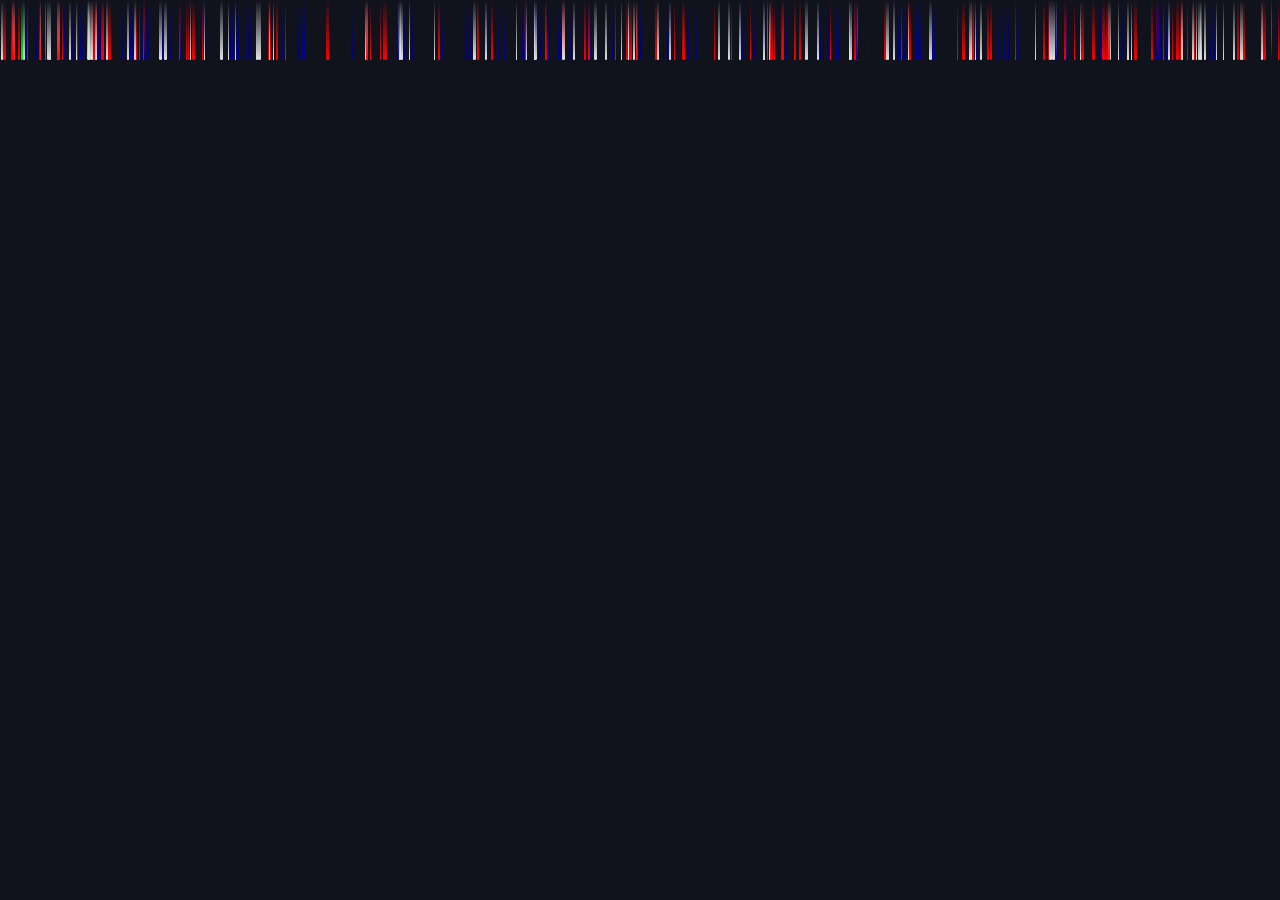
<file: Animation/index.html>
<!DOCTYPE html>
<html lang="en">
<head>
    <meta charset="UTF-8">
    <link rel="stylesheet" href="animation.css">
    <title>Colorful Rain Animation Effect | JavaScript</title>
</head>
<body>

    <script>
        function rain(){
            let amount = 350;
            let body = document.querySelector('body')
            let i = 0;
            while (i < amount){
                let drop = document.createElement('i')

                let size = Math.random() * 3;
                let posX = Math.floor(Math.random() * window.innerWidth)
                let delay = Math.random() * -10;
                let duration = Math.random() * 5;

                drop.style.width = 0.1+size+'px'
                drop.style.left = posX+'px'
                drop.style.animationDelay = delay+'s'
                drop.style.animationDuration = 1+duration+'s'
                body.appendChild(drop)
                i++
            }
        }

        rain()
    </script>
</body>
</html>
</file>
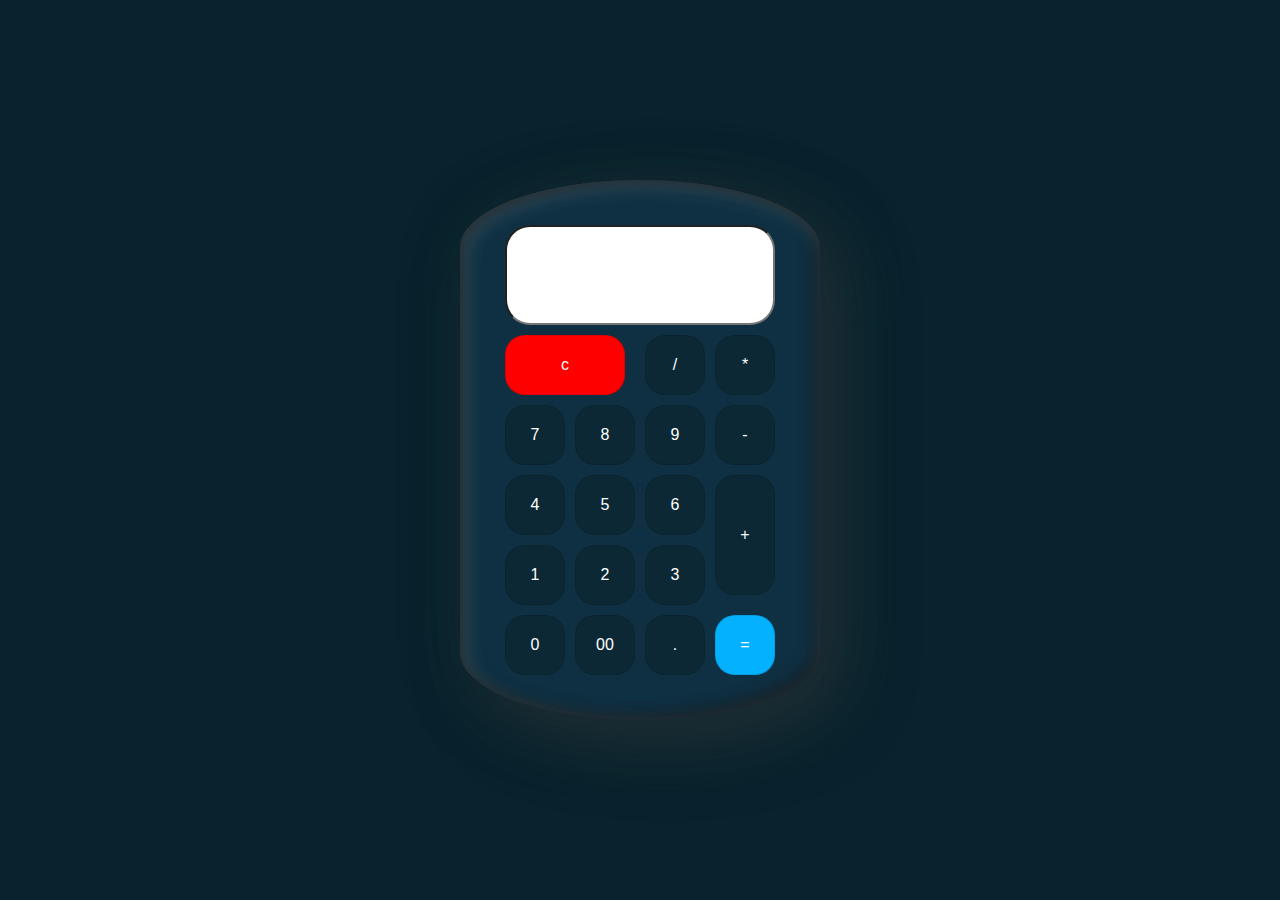
<file: Calculator/Index.html>
<!DOCTYPE html>
<html lang="en">
<head>
    <meta charset="UTF-8">
    <link rel="stylesheet" href="./Calculator_style.css">
    <title>Calculator</title>
</head>
<body>
<form class="Calculator" name="calc">
    <input class="value" type="text" name="txt" readonly="">
    <span class="num clear" onclick="document.calc.txt.value =''">c</span>
    <span class="num" onclick="document.calc.txt.value +='/'">/</span>
    <span class="num" onclick="document.calc.txt.value +='*'">*</span>
    <span class="num" onclick="document.calc.txt.value +='7'">7</span>
    <span class="num" onclick="document.calc.txt.value +='8'">8</span>
    <span class="num" onclick="document.calc.txt.value +='9'">9</span>
    <span class="num" onclick="document.calc.txt.value +='-'">-</span>
    <span class="num" onclick="document.calc.txt.value +='4'">4</span>
    <span class="num" onclick="document.calc.txt.value +='5'">5</span>
    <span class="num" onclick="document.calc.txt.value +='6'">6</span>
    <span class="num plus" onclick="document.calc.txt.value +='+'">+</span>
    <span class="num" onclick="document.calc.txt.value +='1'">1</span>
    <span class="num" onclick="document.calc.txt.value +='2'">2</span>
    <span class="num" onclick="document.calc.txt.value +='3'">3</span>
    <span class="num" onclick="document.calc.txt.value +='0'">0</span>
    <span class="num" onclick="document.calc.txt.value +='00'">00</span>
    <span class="num" onclick="document.calc.txt.value +='.'">.</span>
    <span class="num equal" onclick="document.calc.txt.value = eval(calc.txt.value)">=</span>

</form>

</body>
</html>
</file>
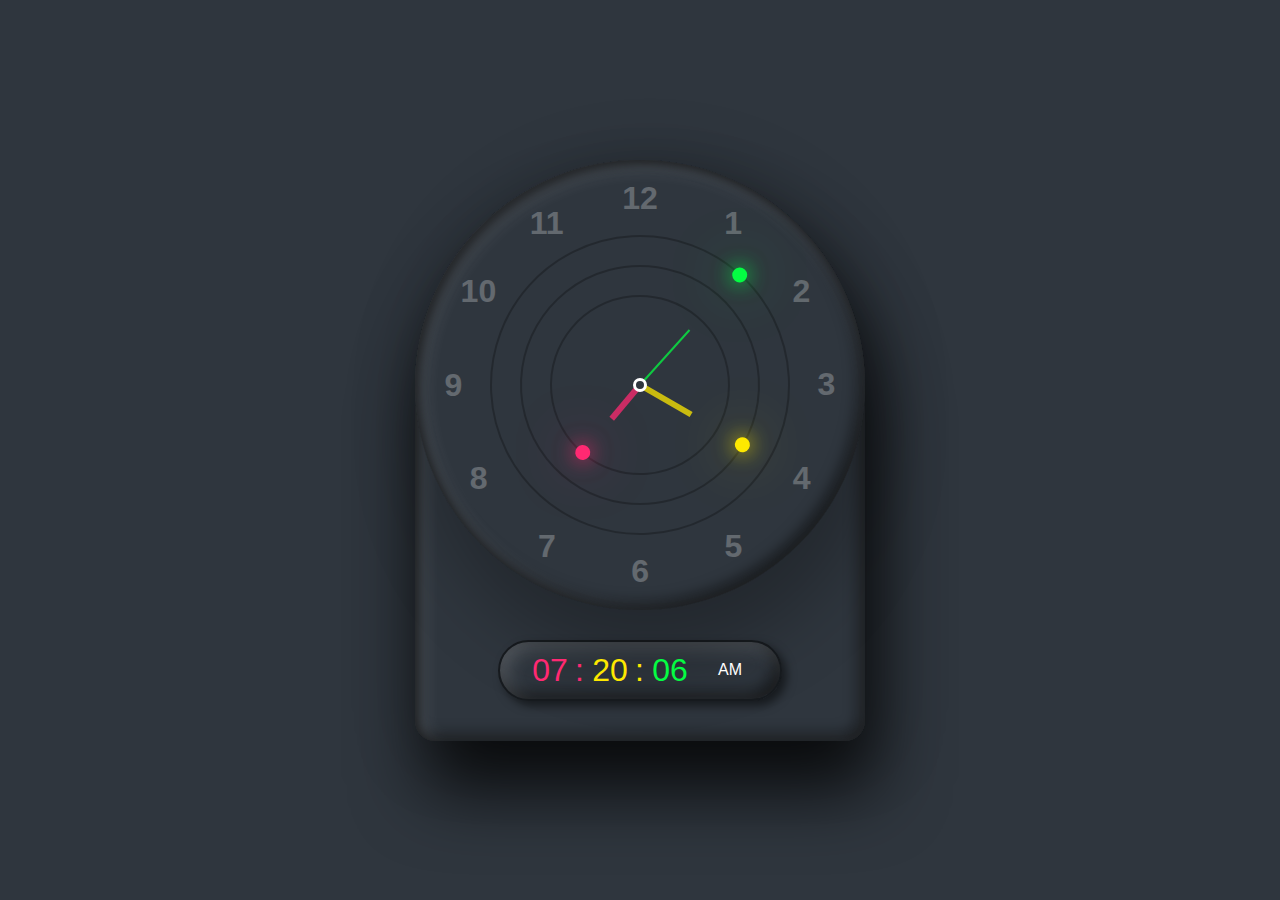
<file: Clock/index.html>
<!DOCTYPE html>
<html lang="en">
<head>
    <meta charset="UTF-8">
    <title>Title</title>
    <link rel="stylesheet" href="styles.css">
</head>
<body>
    <div class="container">
        <div class="clock">

            <div class="circle" id="sc" style="--clr:#04fc43"><i></i></div>
            <div class="circle  circle2" id="mn" style="--clr:#fee800"><i></i></div>
            <div class="circle circle3" id="hr" style="--clr:#ff2972"><i></i></div>


            <span style="--i:1;"><b>1</b></span>
            <span style="--i:2;"><b>2</b></span>
            <span style="--i:3;"><b>3</b></span>
            <span style="--i:4;"><b>4</b></span>
            <span style="--i:5;"><b>5</b></span>
            <span style="--i:6;"><b>6</b></span>
            <span style="--i:7;"><b>7</b></span>
            <span style="--i:8;"><b>8</b></span>
            <span style="--i:9;"><b>9</b></span>
            <span style="--i:10;"><b>10</b></span>
            <span style="--i:11;"><b>11</b></span>
            <span style="--i:12;"><b>12</b></span>
        </div>

        <div id="time">
            <div id="hours" style="--clr:#ff2972">00</div>
            <div id="minutes" style="--clr:#fee800">00</div>
            <div id="seconds" style="--clr:#04fc43">00</div>
            <div id="ampm">AM</div>
        </div>

    </div>

    <script src="clock.js"></script>
</body>
</html>
</file>
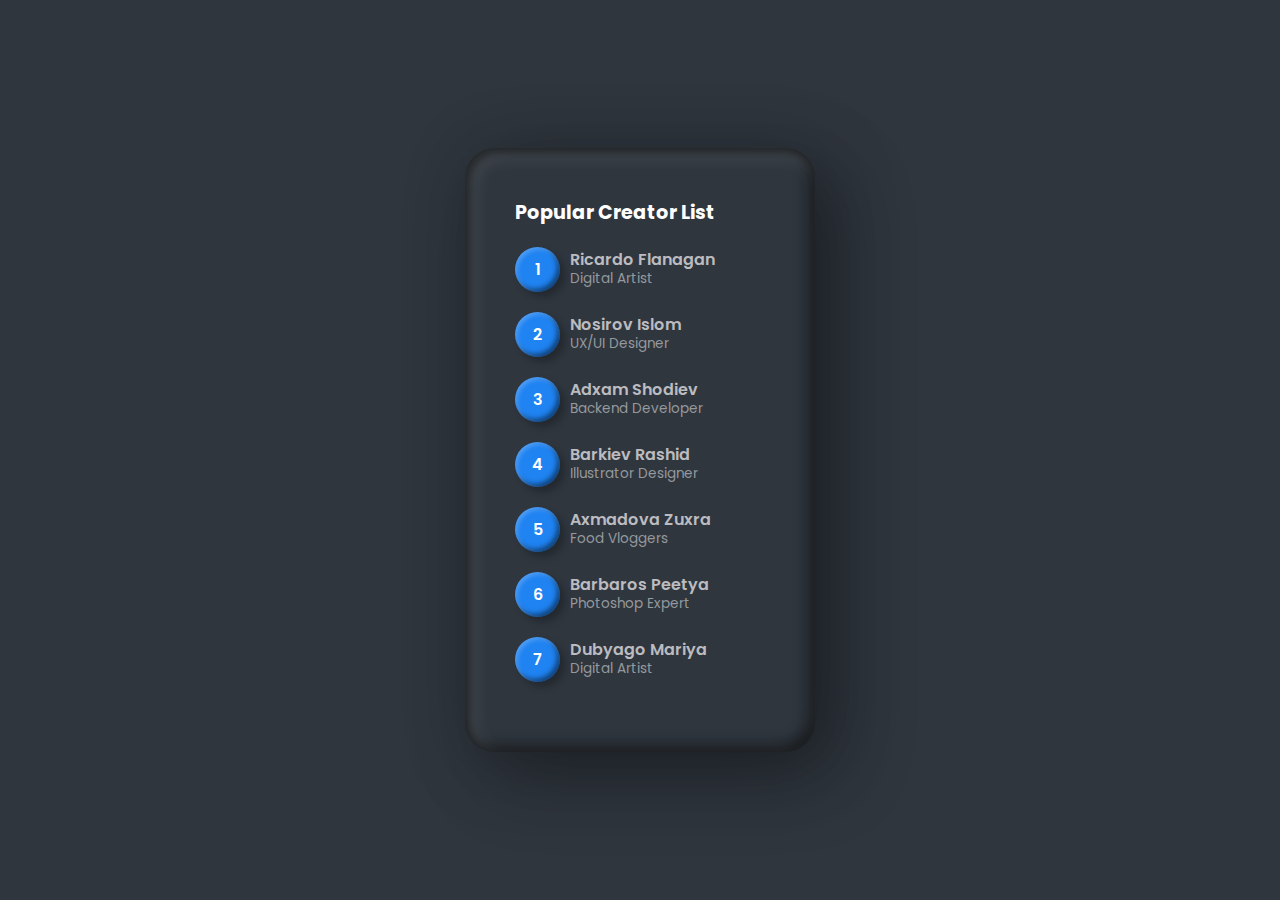
<file: List Hover/index.html>
<!DOCTYPE html>
<html lang="en">
<head>
    <meta charset="UTF-8">
    <link rel="stylesheet" href="list_style.css">
    <title>List Hover Effects</title>
</head>
    <body>

    <div class="container">
        <h3>Popular Creator List</h3>
        <div class="list">
            <div class="rank"><span>1</span></div>
            <div class="creator">
                <h4>Ricardo Flanagan</h4>
                <p>Digital Artist</p>
            </div>
        </div>
        <div class="list">
            <div class="rank"><span>2</span></div>
            <div class="creator">
                <h4>Nosirov Islom</h4>
                <p>UX/UI Designer</p>
            </div>
        </div>
        <div class="list">
            <div class="rank"><span>3</span></div>
            <div class="creator">
                <h4>Adxam Shodiev</h4>
                <p>Backend Developer</p>
            </div>
        </div>
        <div class="list">
            <div class="rank"><span>4</span></div>
            <div class="creator">
                <h4>Barkiev Rashid</h4>
                <p>Illustrator Designer</p>
            </div>
        </div>
        <div class="list">
            <div class="rank"><span>5</span></div>
            <div class="creator">
                <h4>Axmadova Zuxra</h4>
                <p>Food Vloggers</p>
            </div>
        </div>
        <div class="list">
            <div class="rank"><span>6</span></div>
            <div class="creator">
                <h4>Barbaros Peetya</h4>
                <p>Photoshop Expert</p>
            </div>
        </div>
        <div class="list">
            <div class="rank"><span>7</span></div>
            <div class="creator">
                <h4>Dubyago Mariya</h4>
                <p>Digital Artist</p>
            </div>
        </div>
    </div>

    </body>
</html>
</file>
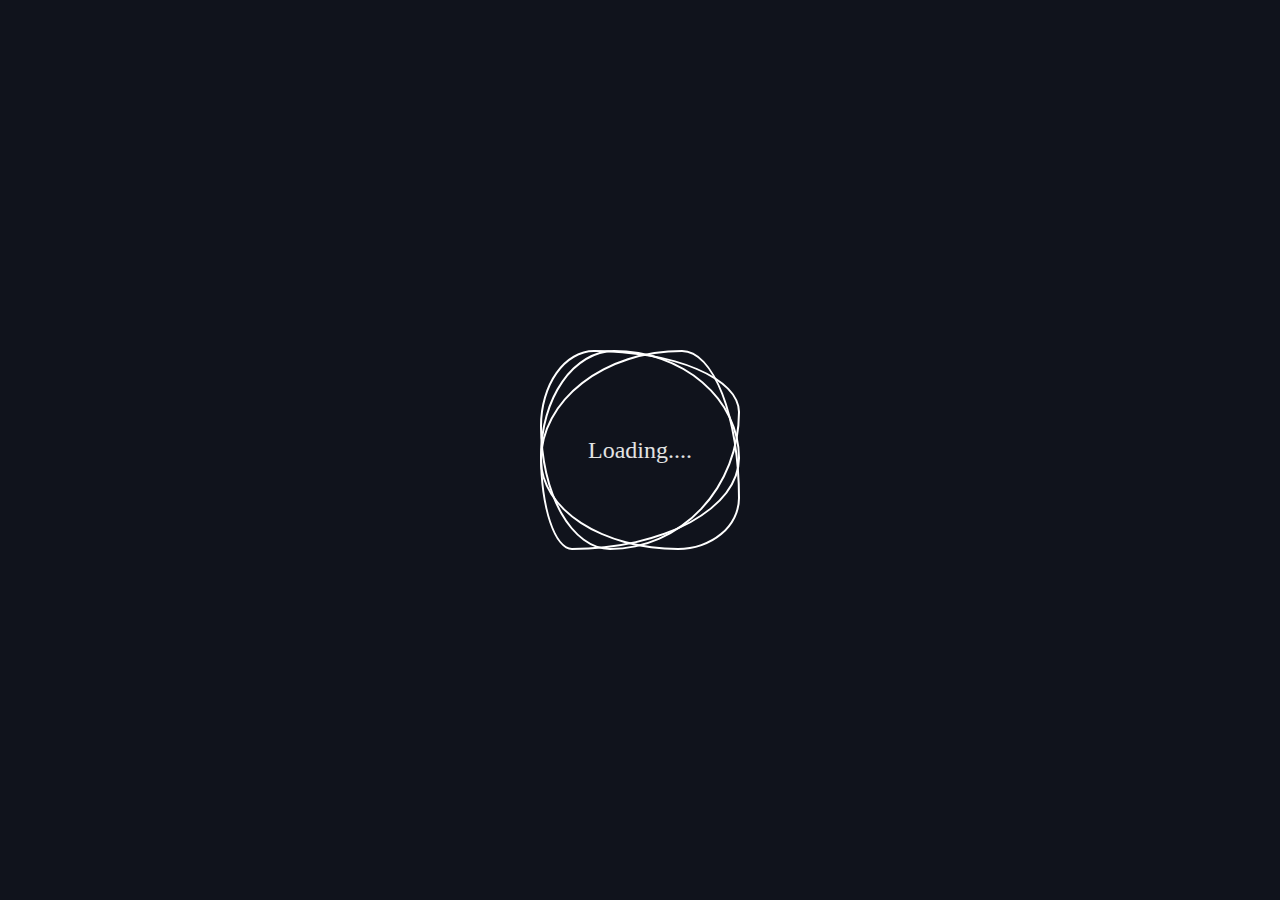
<file: Loading Animation/index.html>
<!DOCTYPE html>
<html lang="en">
<head>
    <meta charset="UTF-8">
    <title>Loading Animation</title>
    <link rel="stylesheet" href="animation_style.css">
</head>
<body>
    <div class="loader">
        <span></span>
        <span></span>
        <span></span>
        <h2>Loading....</h2>
    </div>
</body>
</html>
</file>
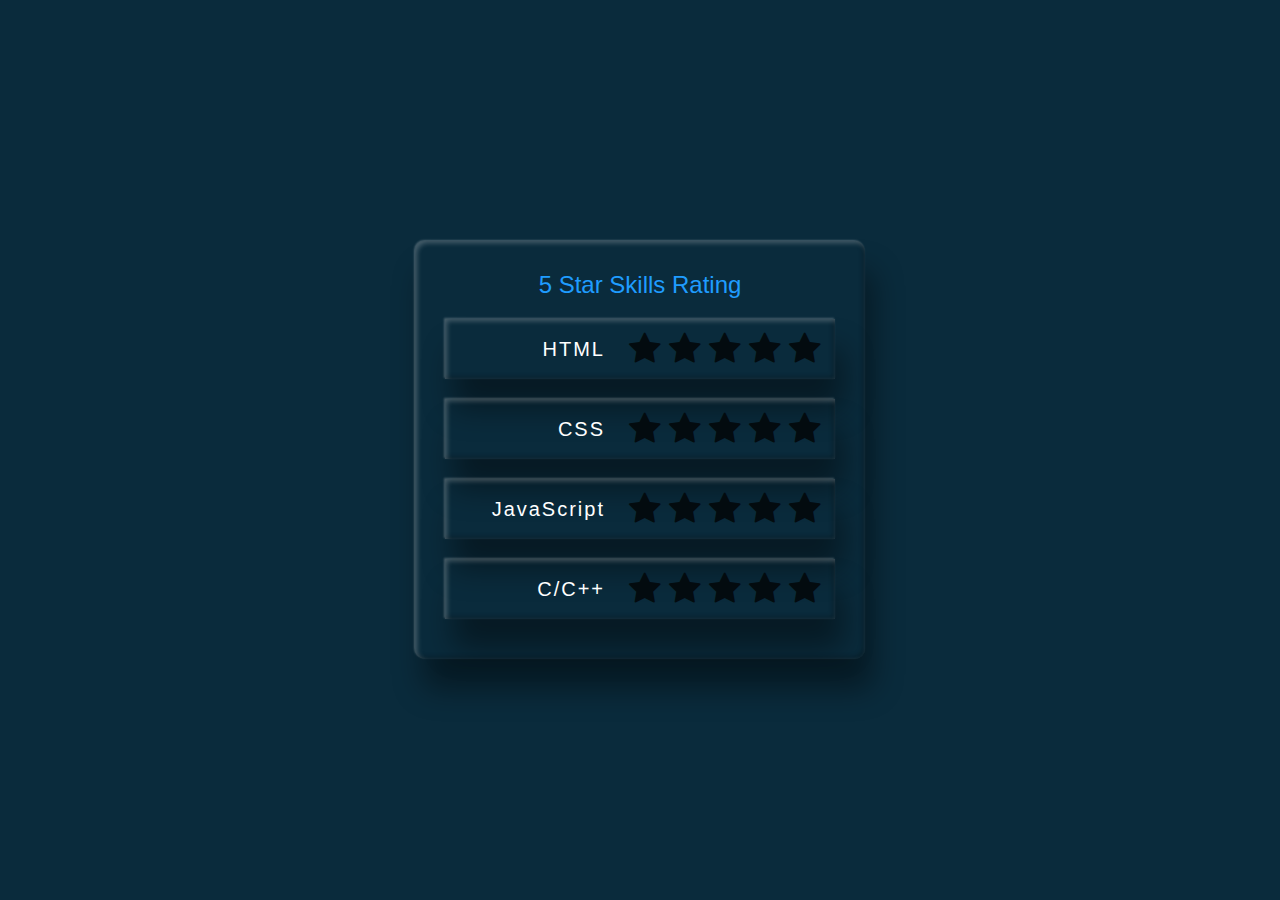
<file: Only 5 Star/index.html>
<!DOCTYPE html>
<html lang="en">
<head>
    <meta charset="UTF-8">
    <title>Only 5 Star Skills Rating Bar UI Design | CSS Neumorphism UI</title>
    <link rel="stylesheet" href="only_style.css">
    <link rel="stylesheet" href="https://cdnjs.cloudflare.com/ajax/libs/font-awesome/4.7.0/css/font-awesome.css" integrity="sha512-5A8nwdMOWrSz20fDsjczgUidUBR8liPYU+WymTZP1lmY9G6Oc7HlZv156XqnsgNUzTyMefFTcsFH/tnJE/+xBg==" crossorigin="anonymous" referrerpolicy="no-referrer" />
</head>
<body>
    <div class="container">
        <h2>5 Star Skills Rating </h2>

        <div class="skills">
            <h3 class="name">HTML</h3>
            <div class="rating">
                <input type="radio" name="html">
                <input type="radio" name="html">
                <input type="radio" name="html">
                <input type="radio" name="html">
                <input type="radio" name="html">
                <input type="radio" name="html">
                <input type="radio" name="html">
                <input type="radio" name="html">
                <input type="radio" name="html">
                <input type="radio" name="html">
            </div>
        </div>

        <div class="skills">
            <h3 class="name">CSS</h3>
            <div class="rating">
                <input type="radio" name="CSS">
                <input type="radio" name="CSS">
                <input type="radio" name="CSS">
                <input type="radio" name="CSS">
                <input type="radio" name="CSS">
                <input type="radio" name="CSS">
                <input type="radio" name="CSS">
                <input type="radio" name="CSS">
                <input type="radio" name="CSS">
                <input type="radio" name="CSS">
            </div>
        </div>

        <div class="skills">
            <h3 class="name">JavaScript</h3>
            <div class="rating">
                <input type="radio" name="js">
                <input type="radio" name="js">
                <input type="radio" name="js">
                <input type="radio" name="js">
                <input type="radio" name="js">
                <input type="radio" name="js">
                <input type="radio" name="js">
                <input type="radio" name="js">
                <input type="radio" name="js">
                <input type="radio" name="js">
            </div>
        </div>

        <div class="skills">
            <h3 class="name">C/C++</h3>
            <div class="rating">
                <input type="radio" name="C/C++">
                <input type="radio" name="C/C++">
                <input type="radio" name="C/C++">
                <input type="radio" name="C/C++">
                <input type="radio" name="C/C++">
                <input type="radio" name="C/C++">
                <input type="radio" name="C/C++">
                <input type="radio" name="C/C++">
                <input type="radio" name="C/C++">
                <input type="radio" name="C/C++">
            </div>
        </div>

    </div>
</body>
</html>
</file>
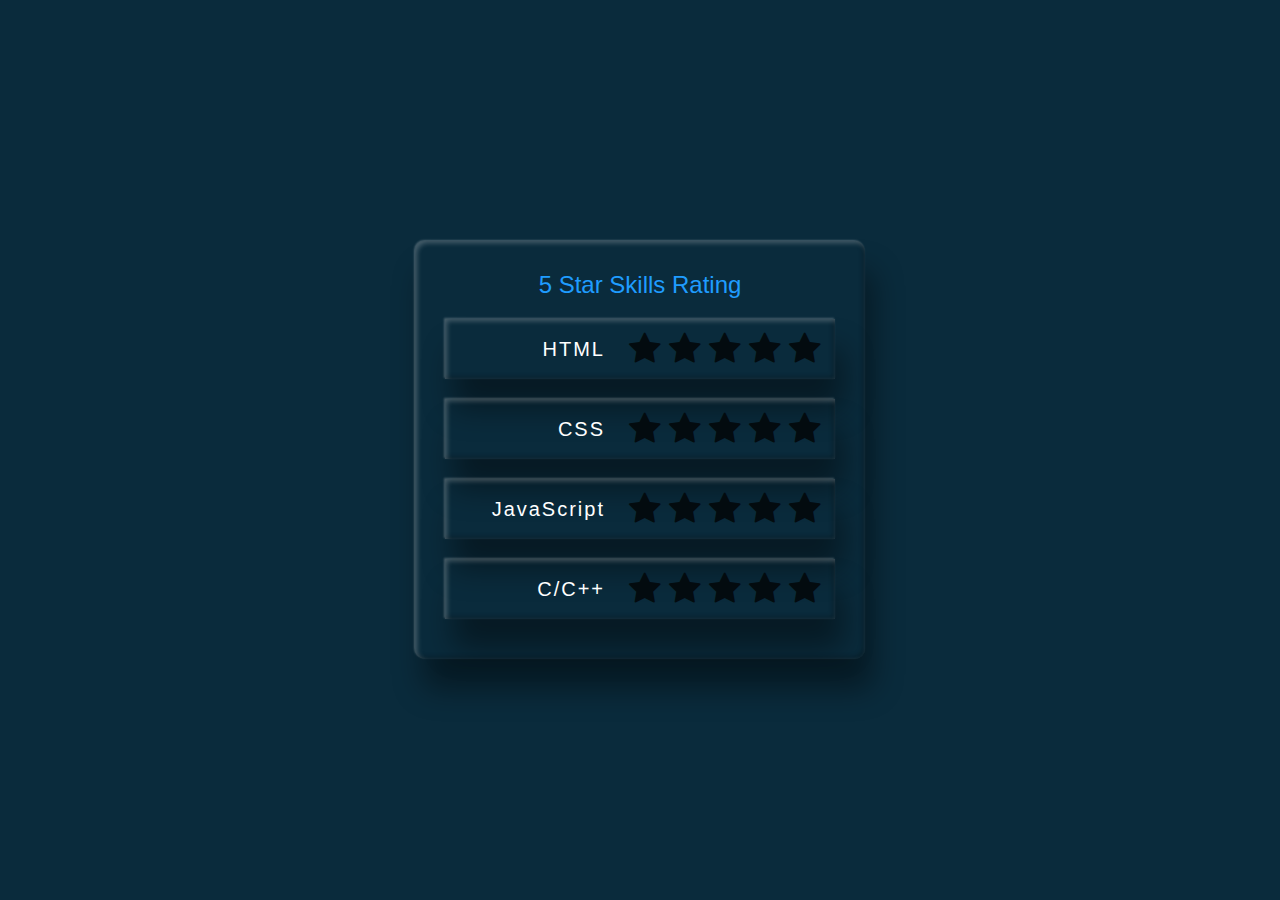
<file: Only_5_Star/index.html>
<!DOCTYPE html>
<html lang="en">
<head>
    <meta charset="UTF-8">
    <title>Only 5 Star Skills Rating Bar UI Design | CSS Neumorphism UI</title>
    <link rel="stylesheet" href="/Only_5_Star/only_style.css">
    <link rel="stylesheet" href="https://cdnjs.cloudflare.com/ajax/libs/font-awesome/4.7.0/css/font-awesome.css" integrity="sha512-5A8nwdMOWrSz20fDsjczgUidUBR8liPYU+WymTZP1lmY9G6Oc7HlZv156XqnsgNUzTyMefFTcsFH/tnJE/+xBg==" crossorigin="anonymous" referrerpolicy="no-referrer" />
</head>
<body>
    <div class="container">
        <h2>5 Star Skills Rating </h2>

        <div class="skills">
            <h3 class="name">HTML</h3>
            <div class="rating">
                <input type="radio" name="html">
                <input type="radio" name="html">
                <input type="radio" name="html">
                <input type="radio" name="html">
                <input type="radio" name="html">
                <input type="radio" name="html">
                <input type="radio" name="html">
                <input type="radio" name="html">
                <input type="radio" name="html">
                <input type="radio" name="html">
            </div>
        </div>

        <div class="skills">
            <h3 class="name">CSS</h3>
            <div class="rating">
                <input type="radio" name="CSS">
                <input type="radio" name="CSS">
                <input type="radio" name="CSS">
                <input type="radio" name="CSS">
                <input type="radio" name="CSS">
                <input type="radio" name="CSS">
                <input type="radio" name="CSS">
                <input type="radio" name="CSS">
                <input type="radio" name="CSS">
                <input type="radio" name="CSS">
            </div>
        </div>

        <div class="skills">
            <h3 class="name">JavaScript</h3>
            <div class="rating">
                <input type="radio" name="js">
                <input type="radio" name="js">
                <input type="radio" name="js">
                <input type="radio" name="js">
                <input type="radio" name="js">
                <input type="radio" name="js">
                <input type="radio" name="js">
                <input type="radio" name="js">
                <input type="radio" name="js">
                <input type="radio" name="js">
            </div>
        </div>

        <div class="skills">
            <h3 class="name">C/C++</h3>
            <div class="rating">
                <input type="radio" name="C/C++">
                <input type="radio" name="C/C++">
                <input type="radio" name="C/C++">
                <input type="radio" name="C/C++">
                <input type="radio" name="C/C++">
                <input type="radio" name="C/C++">
                <input type="radio" name="C/C++">
                <input type="radio" name="C/C++">
                <input type="radio" name="C/C++">
                <input type="radio" name="C/C++">
            </div>
        </div>

    </div>
</body>
</html>
</file>
<file: Animation/animation.css>
*
{
    margin: 0;
    padding: 0;
    box-sizing: border-box;
}
body
{
    background: #10131c;
    overflow: hidden;
    height: 100vh;
}
i
{
    position: absolute;
    height: 60px;
    background: linear-gradient(transparent, #fff);
    border-bottom-left-radius: 5px;
    border-bottom-right-radius: 5px;
    animation: animate 1s linear infinite;
}
i:nth-child(3n+1)
{
    background: linear-gradient(transparent, darkmagenta)
}
i:nth-child(3n+2)
 {
     background: linear-gradient(transparent, #0f0)
 }
i:nth-child(3n+3)
{
    background: linear-gradient(transparent, #f00)
}
i:nth-child(3n+4)
{
    background: linear-gradient(transparent, #e3e3e3)
}
i:nth-child(3n+5)
{
    background: linear-gradient(transparent, darkblue)
}

@keyframes animate
{
    0%
    {
        transform: translateY(-10px);
    }
    100%
    {
        transform: translateY(calc(100vh + 10px));
    }
}
</file>
<file: Calculator/Calculator_style.css>
*
{
    margin: 0;
    padding: 0;
    box-sizing: border-box;
    font-family: 'Poppins', sans-serif;
}
body
{
    display: flex;
    justify-content: center;
    align-items: center;
    min-height: 100vh;
    background: #08232d;
}
.Calculator
{
    position: relative;
    display: grid;
    background: #0f3042;
    box-shadow: 25px 25px 75px rgba(82, 77, 77, 0.25),
    10px 10px 70px rgba(47, 46, 46, 0.25),
    inset 5px 5px 10px rgba(28, 27, 27, 0.5),
    inset 5px 5px 20px rgba(255,255,255,0.2),
    inset -5px -5px 15px rgba(21, 20, 20, 0.75);
    border-radius: 60% / 15% ;
    padding: 40px;
}
.Calculator .value
{
    margin: 5px;
    grid-column: span 4;
    height: 100px;
    text-align: right;
    outline:none;
    padding: 10px;
    font-size: 18px;
    border-radius: 25px;
}
.Calculator span
{
    display: flex;
    margin: 5px;
    width: 60px;
    height: 60px;
    color: #fff;
    background: #0c2835;
    align-items: center;
    justify-content: center;
    border: 1px solid rgba(0,0,0,.1);
    border-radius: 20px;
}
.Calculator span:active
{
    background: #74ff3b;
    color: #111;
}
.Calculator span.clear
{
    grid-column: span 2;
    width: 120px;
    background: red;
}
.Calculator span.clear:active
{
    background: #0c2835;
    color: #111;
}
.Calculator span.plus
{
    grid-row: span 2;
    height: 120px;
}

.Calculator span.equal
{
    background: #03b1ff;

}

.Calculator span.equal:active
{
    background: #0c2835;
    color: #111;
}
</file>
<file: Clock/styles.css>
*
{
    margin: 0;
    padding: 0;
    box-sizing: border-box;
    font-family: 'Poppins', sans-serif;
}
body
{
    display: flex;
    justify-content: center;
    align-items: center;
    min-height: 100vh;
    background: #2f363e;
}
.container
{
    display: flex;
    justify-content: center;
    align-items: center;
    position: relative;
    background: #2f363e;
    /*min-height: 500px;*/
    border-radius: 225px 225px 20px 20px;
    box-shadow: 10px 50px 70px rgba(0, 0, 0, 0.75),
    10px 10px 70px rgba(0, 0, 0, 0.25),
    inset 5px 5px 10px rgba(0, 0, 0, 0.5),
    inset 5px 5px 20px rgba(255, 255, 255, 0.2),
    inset -5px -5px 15px rgba(0, 0, 0, 0.7);
    flex-direction: column;
}
.clock
{
    display: flex;
    justify-content: center;
    align-items: center;
    position: relative;
    width: 450px;
    height: 450px;
    background: #2f363e;
    border-radius: 50%;
    box-shadow: 10px 50px 70px rgba(0, 0, 0, 0.25),
    inset 5px 5px 10px rgba(0, 0, 0, 0.5),
    inset 5px 5px 20px rgba(255, 255, 255, 0.2),
    inset -5px -5px 15px rgba(0, 0, 0, 0.7);
    margin-bottom: 30px;
}
.clock::before
{
    content: '';
    position: absolute;
    width: 8px;
    height: 8px;
    background: #2f363e;
    border: 3px solid #fff;
    border-radius: 50%;
    z-index: 100000;
}
.clock span
{
    position: absolute;
    inset: 20px;
    color: #fff;
    text-align: center;
    transform: rotate(calc(30deg * var(--i)));
}
.clock span b
{
    font-size: 2rem;
    opacity: 0.25;
    font-weight: 600;
    display: inline-block;
    transform: rotate(calc(-30deg * var(--i)));
}

.circle
{
    position: absolute;
    width: 300px;
    height: 300px;
    border: 2px solid rgba(0, 0, 0, 0.25);
    border-radius: 50%;
    display: flex;
    justify-content: center;
    align-items: flex-start;
    z-index: 10;
}
.circle i
{
    position: absolute;
    width: 6px;
    height: 50%;
    background: var(--clr);
    opacity: 0.75;
    transform-origin: bottom;
    transform: scaleY(0.5);
}
.circle:nth-child(1) i
{
    width: 2px;
}
.circle:nth-child(2) i
{
    width: 6px;
}

.circle2
{
    width: 240px;
    height: 240px;
    z-index: 9;
}
.circle3
{
    width: 180px;
    height: 180px;
    z-index: 8;
}
.circle::before
{
    content: '';
    position: absolute;
    top: -8.5px;
    width: 15px;
    height: 15px;
    border-radius: 50%;
    background: var(--clr);
    box-shadow: 0 0 20px var(--clr),
    0 0 60px var(--clr);
}
#time
{
    margin-bottom: 40px;
    display: flex;
    padding: 10px 20px;
    font-size: 2em;
    font-weight: 600;
    border: 2px solid rgba(0,0,0,0.5);
    border-radius: 40px;
    box-shadow: 5px 5px 10px rgba(0,0,0,0.5),
    inset 5px 5px 20px rgba(255,255,255,0.2),
    inset -5px -5px 15px rgba(0,0,0,0.75);
}
#time div
{
    position: relative;
    width: 60px;
    text-align: center;
    font-weight: 500;
    color: var(--clr);
}
#time div:nth-child(1)::after,
#time div:nth-child(2)::after
{
    content: ':';
    position: absolute;
    right: -4px;
}
#time div:last-child
{
    font-size: 0.5em;
    display: flex;
    justify-content: center;
    align-items: center;
    color: #fff;
}
#time div:nth-child(2)::after
{
    animation: animate 1s steps(1) infinite;
}
@keyframes animate {
    0%{
        opacity: 1;
    }
    50%{
        opacity: 0;
    }
}
</file>
<file: List Hover/list_style.css>
@import url('https://fonts.googleapis.com/css?family=Poppins:200,300,400,500,600,700,800,900,&display=swap');

*
{
    margin: 0;
    padding: 0;
    box-sizing: border-box;
    font-family: 'Poppins', sans-serif ;
}
body
{
    display: flex;
    justify-content: center;
    align-items: center;
    min-height: 100vh;
    background: #2f363e;
}
.container
{
    position: relative;
    width: 350px;
    min-height: 500px;
    background: #2f363e;
    border-radius: 30px;
    padding: 50px;
    box-shadow: 25px 25px 75px rgba(0,0,0,0.25),
    10px 10px 70px rgba(0,0,0,0.25),
    inset 5px 5px 10px rgba(0,0,0,0.5),
    inset 5px 5px 20px rgba(255,255,255,0.2),
    inset -5px -5px 15px rgba(0,0,0,0.75);
}
.container h3
{
    color: #fff;
    font-weight: 700;
    font-size: 1.2em;
}
.container .list
{
    position: relative;
    display: flex;
    align-items: center;
    margin: 20px 0;
    cursor: pointer;
}
.container .list::before
{
    content: '';
    position: absolute;
    top: 0;
    left: 0;
    width: 45px;
    height: 45px;
    background: #1f83f2;
    border-radius: 23px;
    box-shadow: 5px 5px 7px rgba(0,0,0,0.25),
    inset 2px 2px 5px rgba(255,255,255,0.25),
    inset -3px -3px 5px rgba(0,0,0,0.5);
    transition: 0.5s;
}
.container .list:hover::before
{
    width: 100%;

}
.container .list .rank
{
    position: relative;
    min-width: 45px;
    height: 45px;
  /*  background: #fff;*/
    display: flex;
    justify-content: center;
    align-items: center;
    border-radius: 50%;
    margin-right: 10px;
}
.container .list .rank::before
{
    content: '';
    position: absolute;
   /* top: 7px;*/
    width: 30px;
    height: 30px;
    background: #2f363e;
    border-radius: 30px;
    transform: scale(0);
    transition: 0.5s;
}
.container .list:hover .rank::before
{
    transform: scale(1);
}
.container .list .rank span
{
    position: relative;
    font-weight: 600;
    font-size: 1em;
    color: #fff;
    transition: 0.5s;
}
.container .list .creator
{
    position: relative;
    line-height: 1.15em;
}
.container .list .creator h4
{
    font-weight: 600;
    color: #bcbcc0;
    transition: 0.5s;
}
.container .list .creator p
{
    font-weight: 400;
    color: #95999d;
    font-size: 0.85em;
    transition: 0.5s;
}
/*.container .list:hover .creator h4,
.container .list:hover .creator p
{
    color: #fff;
}*/
</file>
<file: Loading Animation/animation_style.css>
*
{
    margin: 0;
    padding: 0;
    box-sizing: border-box;
}
body
{
    display: flex;
    justify-content: center;
    align-items: center;
    background: #10131c;
    min-height: 100vh;
}
.loader
{
    position: relative;
    width: 200px;
    height: 200px;
    display: flex;
    justify-content: center;
    align-items: center;
}
.loader span
{
    position: absolute;
    top: 0;
    left: 0;
    width: 100%;
    height: 100%;
    border: 2px solid #fff;
    pointer-events: none;
    animation: animate 5s linear infinite;
}
.loader span:nth-child(1)
{
    border-radius:37% 63% 84% 16% / 53% 54% 46% 47% ;
}
.loader span:nth-child(2)
{
    animation-direction: reverse;
    border-radius:71% 29% 31% 69% / 55% 74% 26% 45%  ;
}
.loader span:nth-child(3)
{
   animation-duration: 4s;
    border-radius: 27% 73% 65% 35% / 38% 31% 69% 62%;
}

@keyframes animate
{
    0%{
        transform: rotate(0deg);
    }
    100%{
        transform: rotate(360deg);
    }
}
.loader h2
{
    color: #e3e3e3;
    font-family: consolas;
    font-weight: 500;
}
</file>
<file: Only 5 Star/only_style.css>
*
{
    margin: 0;
    padding: 0;
    box-sizing: border-box;
    font-family: 'Poppins', sans-serif;
}
body
{
    display: flex;
    justify-content: center;
    align-items: center;
    min-height: 100vh;
    background: #0a2b3c;
}
.container
{
    position: relative;
    display: flex;
    justify-content: center;
    align-items: center;
    flex-direction: column;
    padding: 30px;
    border-radius: 10px;
    box-shadow: -1px -1px 2px rgba(255,255,255,0.25),
    inset 2px 2px 5px rgba(255,255,255,0.25),
    8px 30px 30px rgba(0,0,0,0.4),
    inset -2px -2px 5px rgba(0,0,0,0.3);
}
.container h2
{
    margin-bottom: 10px;
    font-weight: 500;
    color: #1f9cff;
}
.container .skills
{
    display: flex;
    justify-content: center;
    align-items: center;
    margin: 10px 0;
    padding-right: 10px;
    box-shadow: -1px -1px 2px rgba(255,255,255,0.25),
    inset 2px 2px 5px rgba(255,255,255,0.25),
    8px 30px 30px rgba(0,0,0,0.4),
    inset -2px -2px 5px rgba(0,0,0,0.3);
    transition: 0.5s;
}
.container:hover .skills
{
    filter: blur(5px);
    opacity: 0.2;
}
.container .skills:hover
{
    filter: blur(0px);
    opacity: 1;
}
.container .skills h3
{
    min-width: 180px;
    text-align: right;
    padding-right: 20px;
    color: #fff;
    font-size: 20px;
    font-weight: 400;
    letter-spacing: 2px;
}
.container .skills .rating
{
    position: relative;
    display: flex;
    margin: 10px 0;
    flex-direction: row-reverse;
}
.container .skills .rating input
{
    position: relative;
    width: 20px;
    height: 40px;
    display: flex;
    justify-content: center;
    align-items: center;
    cursor: pointer;
    -webkit-appearance: none;
    appearance: none;
    overflow: hidden;
}
.container .skills .rating input::before
{
    content: '\f005';
    position: absolute;
    font-family: fontAwesome;
    font-size: 34px;
    left: 4px;
    color: #030b0f;
    transition: 0.5s;

}
.container .skills .rating input:nth-child(2n+1)::before
{
    right: 4px;
    left: initial;
}
.container .skills .rating input:hover ~ input::before,
.container .skills .rating input:hover::before,
.container .skills .rating input:checked ~ input::before,
.container .skills .rating input:checked::before
{
    color: #1f9cff;
}
</file>
<file: Only_5_Star/only_style.css>
*
{
    margin: 0;
    padding: 0;
    box-sizing: border-box;
    font-family: 'Poppins', sans-serif;
}
body
{
    display: flex;
    justify-content: center;
    align-items: center;
    min-height: 100vh;
    background: #0a2b3c;
}
.container
{
    position: relative;
    display: flex;
    justify-content: center;
    align-items: center;
    flex-direction: column;
    padding: 30px;
    border-radius: 10px;
    box-shadow: -1px -1px 2px rgba(255,255,255,0.25),
    inset 2px 2px 5px rgba(255,255,255,0.25),
    8px 30px 30px rgba(0,0,0,0.4),
    inset -2px -2px 5px rgba(0,0,0,0.3);
}
.container h2
{
    margin-bottom: 10px;
    font-weight: 500;
    color: #1f9cff;
}
.container .skills
{
    display: flex;
    justify-content: center;
    align-items: center;
    margin: 10px 0;
    padding-right: 10px;
    box-shadow: -1px -1px 2px rgba(255,255,255,0.25),
    inset 2px 2px 5px rgba(255,255,255,0.25),
    8px 30px 30px rgba(0,0,0,0.4),
    inset -2px -2px 5px rgba(0,0,0,0.3);
    transition: 0.5s;
}
.container:hover .skills
{
    filter: blur(5px);
    opacity: 0.2;
}
.container .skills:hover
{
    filter: blur(0px);
    opacity: 1;
}
.container .skills h3
{
    min-width: 180px;
    text-align: right;
    padding-right: 20px;
    color: #fff;
    font-size: 20px;
    font-weight: 400;
    letter-spacing: 2px;
}
.container .skills .rating
{
    position: relative;
    display: flex;
    margin: 10px 0;
    flex-direction: row-reverse;
}
.container .skills .rating input
{
    position: relative;
    width: 20px;
    height: 40px;
    display: flex;
    justify-content: center;
    align-items: center;
    cursor: pointer;
    -webkit-appearance: none;
    appearance: none;
    overflow: hidden;
}
.container .skills .rating input::before
{
    content: '\f005';
    position: absolute;
    font-family: fontAwesome;
    font-size: 34px;
    left: 4px;
    color: #030b0f;
    transition: 0.5s;

}
.container .skills .rating input:nth-child(2n+1)::before
{
    right: 4px;
    left: initial;
}
.container .skills .rating input:hover ~ input::before,
.container .skills .rating input:hover::before,
.container .skills .rating input:checked ~ input::before,
.container .skills .rating input:checked::before
{
    color: #1f9cff;
}
</file>
